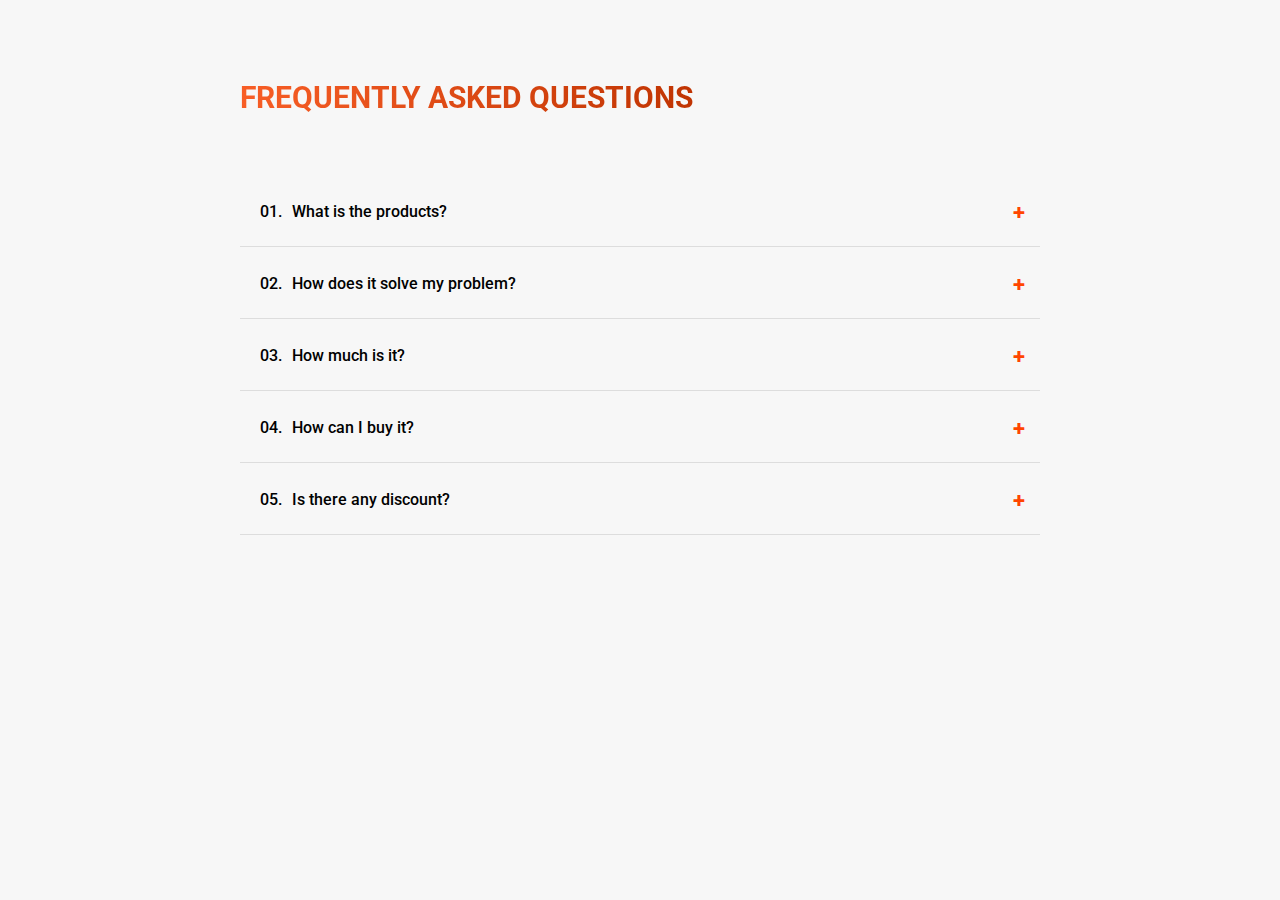
<file: 01. accordion-1/index.html>
<!DOCTYPE html>
<html lang="en">
  <head>
    <meta charset="UTF-8" />
    <meta http-equiv="X-UA-Compatible" content="IE=edge" />
    <link rel="stylesheet" href="style.css" />
    <meta name="viewport" content="width=device-width, initial-scale=1.0" />
    <title>Accordion</title>
  </head>
  <body>
    <section class="section-accordion">
      <h2 class="heading-secondary">Frequently asked questions</h2>
      <div class="accordion">
        <div class="accordion__item">
          <label class="accordion__label">
            <span>01.</span>What is the products?</label
          >
          <div class="accordion__content">
            <p>
              Lorem ipsum dolor sit amet consectetur adipisicing elit. Et
              voluptatem repellendus veritatis facilis nesciunt saepe. Debitis
              dicta corporis necessitatibus sapiente maxime dolor quasi id vel,
              reprehenderit placeat libero autem officia?
            </p>
          </div>
        </div>
        <div class="accordion__item">
          <label class="accordion__label">
            <span>02.</span>How does it solve my problem?</label
          >
          <div class="accordion__content">
            <p>
              Lorem ipsum dolor sit amet consectetur adipisicing elit. Et
              voluptatem repellendus veritatis facilis nesciunt saepe. Debitis
              dicta corporis necessitatibus sapiente maxime dolor quasi id vel,
              reprehenderit placeat libero autem officia?
            </p>
          </div>
        </div>
        <div class="accordion__item">
          <label class="accordion__label">
            <span>03.</span>How much is it?</label
          >
          <div class="accordion__content">
            <p>
              Lorem ipsum dolor sit amet consectetur adipisicing elit. Et
              voluptatem repellendus veritatis facilis nesciunt saepe. Debitis
              dicta corporis necessitatibus sapiente maxime dolor quasi id vel,
              reprehenderit placeat libero autem officia?
            </p>
          </div>
        </div>
        <div class="accordion__item">
          <label class="accordion__label">
            <span>04.</span>How can I buy it?</label
          >
          <div class="accordion__content">
            <p>
              Lorem ipsum dolor sit amet consectetur adipisicing elit. Et
              voluptatem repellendus veritatis facilis nesciunt saepe. Debitis
              dicta corporis necessitatibus sapiente maxime dolor quasi id vel,
              reprehenderit placeat libero autem officia?
            </p>
          </div>
        </div>
        <div class="accordion__item">
          <label class="accordion__label"
            ><span>05.</span>Is there any discount?</label
          >
          <div class="accordion__content">
            <p>
              Lorem ipsum dolor sit amet consectetur adipisicing elit. Et
              voluptatem repellendus veritatis facilis nesciunt saepe. Debitis
              dicta corporis necessitatibus sapiente maxime dolor quasi id vel,
              reprehenderit placeat libero autem officia?
            </p>
          </div>
        </div>
      </div>
    </section>

    <script>
      const accordionItem = [
        ...document.getElementsByClassName("accordion__item"),
      ];

      console.log(accordionItem);

      accordionItem.forEach((item) => {
        item.addEventListener("click", () => {
          item.classList.toggle("accordion__item--active");
        });
      });
    </script>
  </body>
</html>
</file>
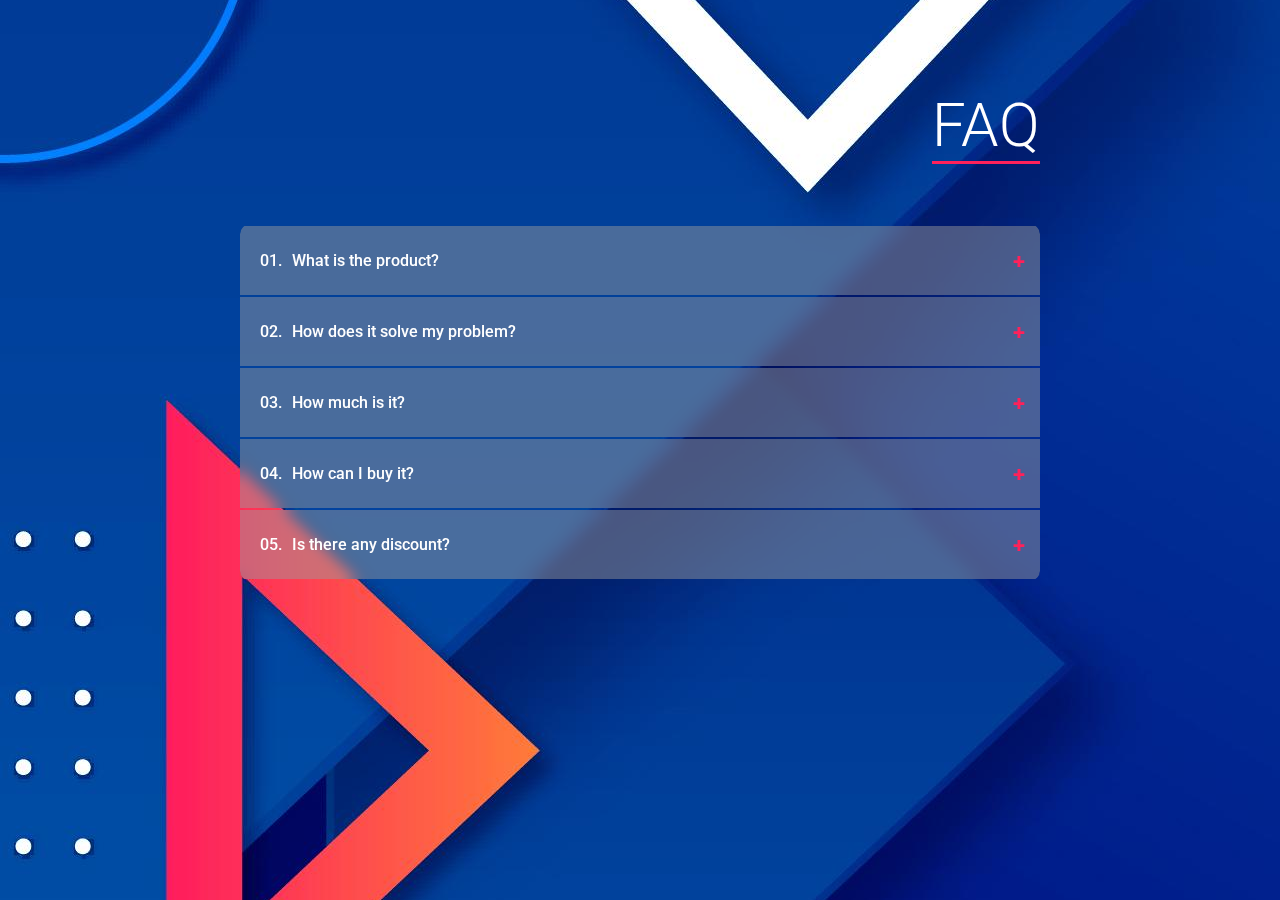
<file: 03. accordion-with-glassmorph/index.html>
<!DOCTYPE html>
<html lang="en">
  <head>
    <meta charset="UTF-8" />
    <meta http-equiv="X-UA-Compatible" content="IE=edge" />
    <meta name="viewport" content="width=device-width, initial-scale=1.0" />
    <title>Document</title>
    <link rel="stylesheet" href="style.css" />
  </head>
  <body>
    <section class="section-accordion">
      <h2 class="heading-secondary">FAQ</h2>
      <div class="accordion">
        <div class="accordion__item">
          <label class="accordion__label">
            <span>01.</span>What is the product?</label
          >
          <div class="accordion__content">
            <p>
              Lorem ipsum dolor sit amet consectetur adipisicing elit. Et
              voluptatem repellendus veritatis facilis nesciunt saepe. Debitis
              dicta corporis necessitatibus sapiente maxime dolor quasi id vel,
              reprehenderit placeat libero autem officia?
            </p>
          </div>
        </div>
        <div class="accordion__item">
          <label class="accordion__label">
            <span>02.</span>How does it solve my problem?</label
          >
          <div class="accordion__content">
            <p>
              Lorem ipsum dolor sit amet consectetur adipisicing elit. Et
              voluptatem repellendus veritatis facilis nesciunt saepe. Debitis
              dicta corporis necessitatibus sapiente maxime dolor quasi id vel,
              reprehenderit placeat libero autem officia?
            </p>
          </div>
        </div>
        <div class="accordion__item">
          <label class="accordion__label">
            <span>03.</span>How much is it?</label
          >
          <div class="accordion__content">
            <p>
              Lorem ipsum dolor sit amet consectetur adipisicing elit. Et
              voluptatem repellendus veritatis facilis nesciunt saepe. Debitis
              dicta corporis necessitatibus sapiente maxime dolor quasi id vel,
              reprehenderit placeat libero autem officia?
            </p>
          </div>
        </div>
        <div class="accordion__item">
          <label class="accordion__label">
            <span>04.</span>How can I buy it?</label
          >
          <div class="accordion__content">
            <p>
              Lorem ipsum dolor sit amet consectetur adipisicing elit. Et
              voluptatem repellendus veritatis facilis nesciunt saepe. Debitis
              dicta corporis necessitatibus sapiente maxime dolor quasi id vel,
              reprehenderit placeat libero autem officia?
            </p>
          </div>
        </div>
        <div class="accordion__item">
          <label class="accordion__label"
            ><span>05.</span>Is there any discount?</label
          >
          <div class="accordion__content">
            <p>
              Lorem ipsum dolor sit amet consectetur adipisicing elit. Et
              voluptatem repellendus veritatis facilis nesciunt saepe. Debitis
              dicta corporis necessitatibus sapiente maxime dolor quasi id vel,
              reprehenderit placeat libero autem officia?
            </p>
          </div>
        </div>
      </div>
    </section>

    <script>
      const accordionItem = [
        ...document.getElementsByClassName("accordion__item"),
      ];

      console.log(accordionItem);

      accordionItem.forEach((item) => {
        item.addEventListener("click", () => {
          item.classList.toggle("accordion__item--active");
        });
      });
    </script>
  </body>
</html>
</file>
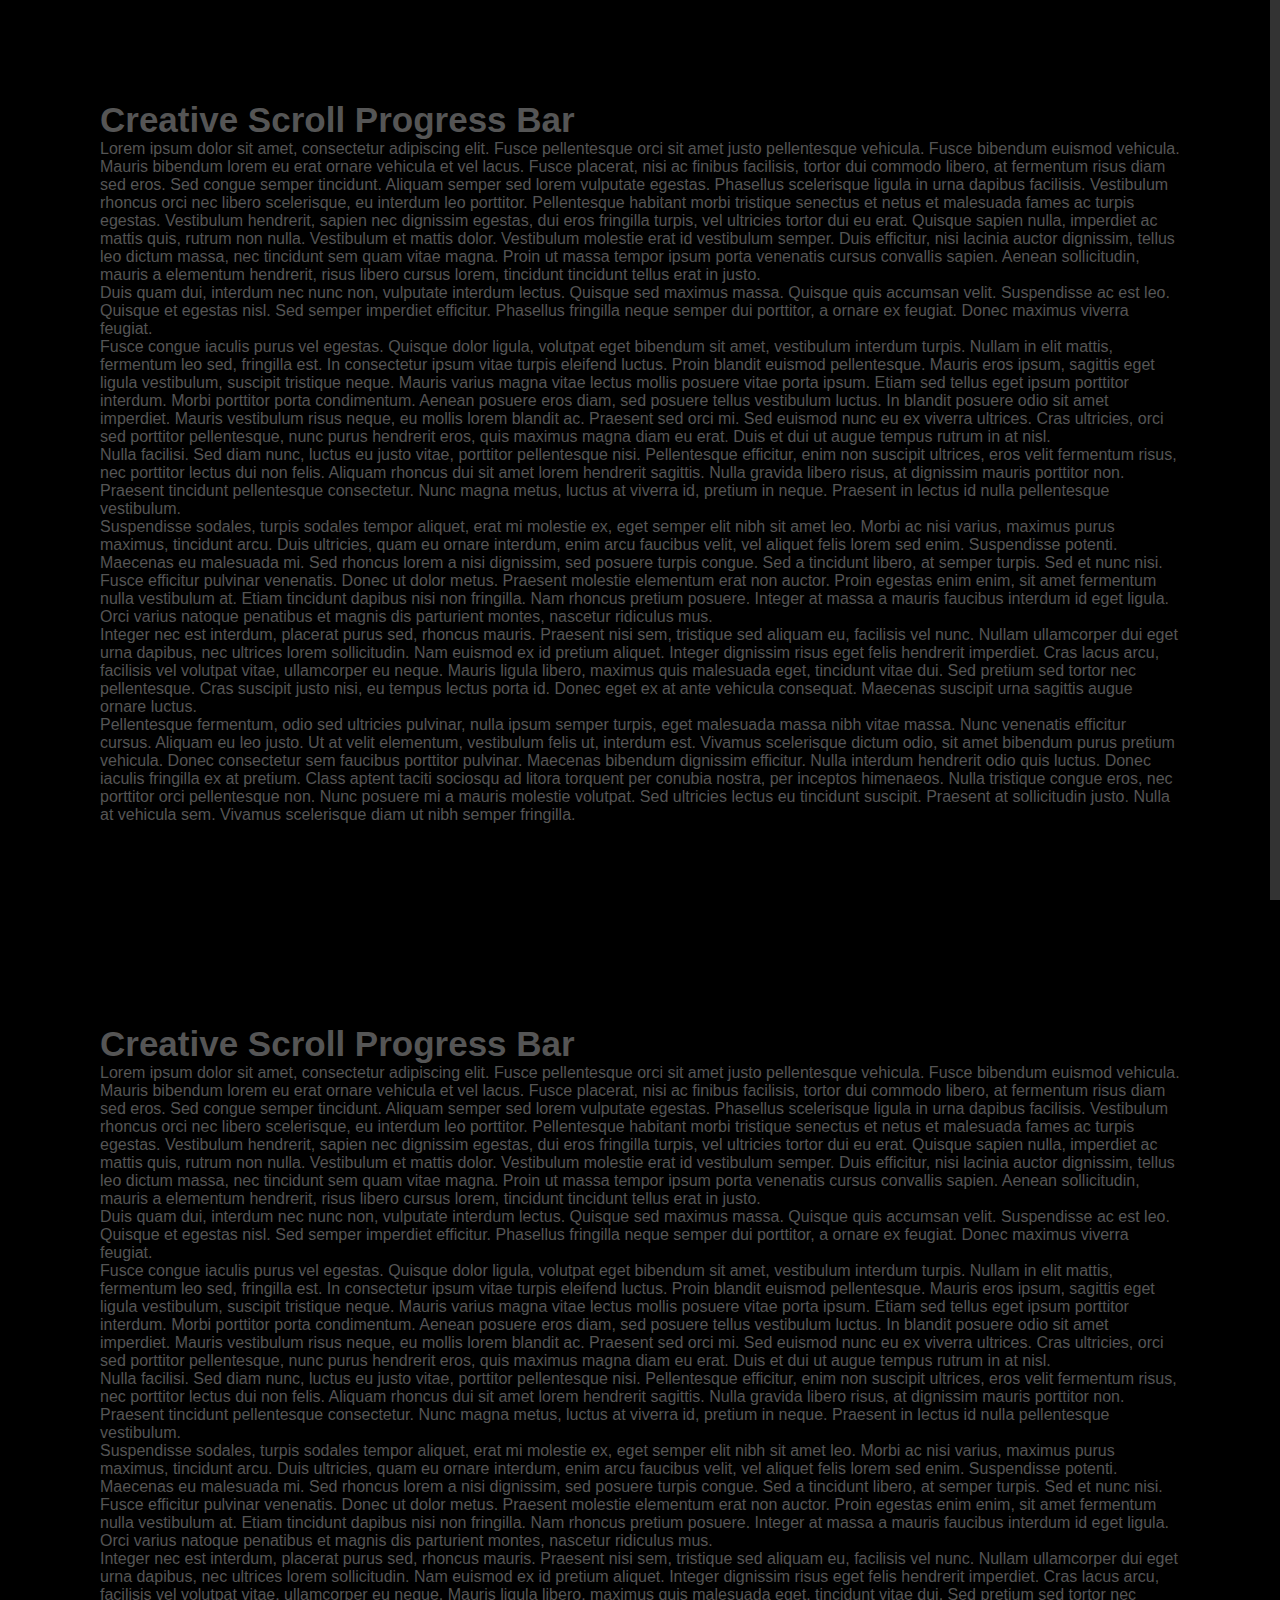
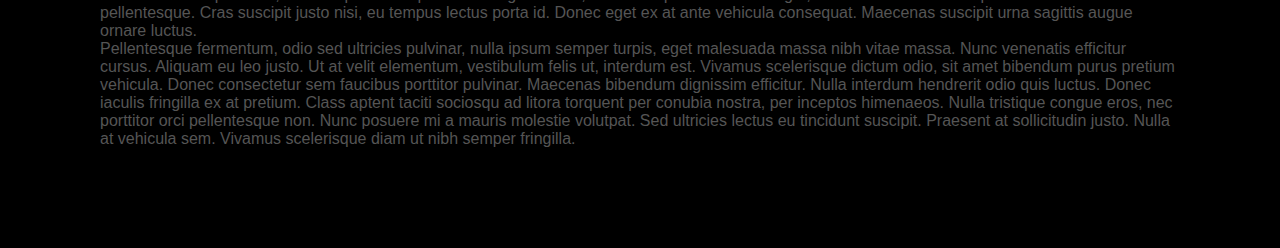
<file: 05. scroll-bar/index.html>
<!DOCTYPE html>
<html lang="en">
  <head>
    <meta charset="UTF-8" />
    <meta http-equiv="X-UA-Compatible" content="IE=edge" />
    <meta name="viewport" content="width=device-width, initial-scale=1.0" />
    <link rel="stylesheet" href="style.css" />
    <title>Document</title>
  </head>
  <body>
    <div class="" id="progressbar"></div>
    <div id="scrollpath"></div>
    <div id="percentage"></div>

    <section>
      <h2>Creative Scroll Progress Bar</h2>

      <p>
        Lorem ipsum dolor sit amet, consectetur adipiscing elit. Fusce
        pellentesque orci sit amet justo pellentesque vehicula. Fusce bibendum
        euismod vehicula. Mauris bibendum lorem eu erat ornare vehicula et vel
        lacus. Fusce placerat, nisi ac finibus facilisis, tortor dui commodo
        libero, at fermentum risus diam sed eros. Sed congue semper tincidunt.
        Aliquam semper sed lorem vulputate egestas. Phasellus scelerisque ligula
        in urna dapibus facilisis. Vestibulum rhoncus orci nec libero
        scelerisque, eu interdum leo porttitor. Pellentesque habitant morbi
        tristique senectus et netus et malesuada fames ac turpis egestas.
        Vestibulum hendrerit, sapien nec dignissim egestas, dui eros fringilla
        turpis, vel ultricies tortor dui eu erat. Quisque sapien nulla,
        imperdiet ac mattis quis, rutrum non nulla. Vestibulum et mattis dolor.
        Vestibulum molestie erat id vestibulum semper. Duis efficitur, nisi
        lacinia auctor dignissim, tellus leo dictum massa, nec tincidunt sem
        quam vitae magna. Proin ut massa tempor ipsum porta venenatis cursus
        convallis sapien. Aenean sollicitudin, mauris a elementum hendrerit,
        risus libero cursus lorem, tincidunt tincidunt tellus erat in justo.
      </p>

      <p>
        Duis quam dui, interdum nec nunc non, vulputate interdum lectus. Quisque
        sed maximus massa. Quisque quis accumsan velit. Suspendisse ac est leo.
        Quisque et egestas nisl. Sed semper imperdiet efficitur. Phasellus
        fringilla neque semper dui porttitor, a ornare ex feugiat. Donec maximus
        viverra feugiat.
      </p>

      <p>
        Fusce congue iaculis purus vel egestas. Quisque dolor ligula, volutpat
        eget bibendum sit amet, vestibulum interdum turpis. Nullam in elit
        mattis, fermentum leo sed, fringilla est. In consectetur ipsum vitae
        turpis eleifend luctus. Proin blandit euismod pellentesque. Mauris eros
        ipsum, sagittis eget ligula vestibulum, suscipit tristique neque. Mauris
        varius magna vitae lectus mollis posuere vitae porta ipsum. Etiam sed
        tellus eget ipsum porttitor interdum. Morbi porttitor porta condimentum.
        Aenean posuere eros diam, sed posuere tellus vestibulum luctus. In
        blandit posuere odio sit amet imperdiet. Mauris vestibulum risus neque,
        eu mollis lorem blandit ac. Praesent sed orci mi. Sed euismod nunc eu ex
        viverra ultrices. Cras ultricies, orci sed porttitor pellentesque, nunc
        purus hendrerit eros, quis maximus magna diam eu erat. Duis et dui ut
        augue tempus rutrum in at nisl.
      </p>

      <p>
        Nulla facilisi. Sed diam nunc, luctus eu justo vitae, porttitor
        pellentesque nisi. Pellentesque efficitur, enim non suscipit ultrices,
        eros velit fermentum risus, nec porttitor lectus dui non felis. Aliquam
        rhoncus dui sit amet lorem hendrerit sagittis. Nulla gravida libero
        risus, at dignissim mauris porttitor non. Praesent tincidunt
        pellentesque consectetur. Nunc magna metus, luctus at viverra id,
        pretium in neque. Praesent in lectus id nulla pellentesque vestibulum.
      </p>

      <p>
        Suspendisse sodales, turpis sodales tempor aliquet, erat mi molestie ex,
        eget semper elit nibh sit amet leo. Morbi ac nisi varius, maximus purus
        maximus, tincidunt arcu. Duis ultricies, quam eu ornare interdum, enim
        arcu faucibus velit, vel aliquet felis lorem sed enim. Suspendisse
        potenti. Maecenas eu malesuada mi. Sed rhoncus lorem a nisi dignissim,
        sed posuere turpis congue. Sed a tincidunt libero, at semper turpis. Sed
        et nunc nisi. Fusce efficitur pulvinar venenatis. Donec ut dolor metus.
        Praesent molestie elementum erat non auctor. Proin egestas enim enim,
        sit amet fermentum nulla vestibulum at. Etiam tincidunt dapibus nisi non
        fringilla. Nam rhoncus pretium posuere. Integer at massa a mauris
        faucibus interdum id eget ligula. Orci varius natoque penatibus et
        magnis dis parturient montes, nascetur ridiculus mus.
      </p>

      <p>
        Integer nec est interdum, placerat purus sed, rhoncus mauris. Praesent
        nisi sem, tristique sed aliquam eu, facilisis vel nunc. Nullam
        ullamcorper dui eget urna dapibus, nec ultrices lorem sollicitudin. Nam
        euismod ex id pretium aliquet. Integer dignissim risus eget felis
        hendrerit imperdiet. Cras lacus arcu, facilisis vel volutpat vitae,
        ullamcorper eu neque. Mauris ligula libero, maximus quis malesuada eget,
        tincidunt vitae dui. Sed pretium sed tortor nec pellentesque. Cras
        suscipit justo nisi, eu tempus lectus porta id. Donec eget ex at ante
        vehicula consequat. Maecenas suscipit urna sagittis augue ornare luctus.
      </p>

      <p>
        Pellentesque fermentum, odio sed ultricies pulvinar, nulla ipsum semper
        turpis, eget malesuada massa nibh vitae massa. Nunc venenatis efficitur
        cursus. Aliquam eu leo justo. Ut at velit elementum, vestibulum felis
        ut, interdum est. Vivamus scelerisque dictum odio, sit amet bibendum
        purus pretium vehicula. Donec consectetur sem faucibus porttitor
        pulvinar. Maecenas bibendum dignissim efficitur. Nulla interdum
        hendrerit odio quis luctus. Donec iaculis fringilla ex at pretium. Class
        aptent taciti sociosqu ad litora torquent per conubia nostra, per
        inceptos himenaeos. Nulla tristique congue eros, nec porttitor orci
        pellentesque non. Nunc posuere mi a mauris molestie volutpat. Sed
        ultricies lectus eu tincidunt suscipit. Praesent at sollicitudin justo.
        Nulla at vehicula sem. Vivamus scelerisque diam ut nibh semper
        fringilla.
      </p>
    </section>
    <section>
      <h2>Creative Scroll Progress Bar</h2>

      <p>
        Lorem ipsum dolor sit amet, consectetur adipiscing elit. Fusce
        pellentesque orci sit amet justo pellentesque vehicula. Fusce bibendum
        euismod vehicula. Mauris bibendum lorem eu erat ornare vehicula et vel
        lacus. Fusce placerat, nisi ac finibus facilisis, tortor dui commodo
        libero, at fermentum risus diam sed eros. Sed congue semper tincidunt.
        Aliquam semper sed lorem vulputate egestas. Phasellus scelerisque ligula
        in urna dapibus facilisis. Vestibulum rhoncus orci nec libero
        scelerisque, eu interdum leo porttitor. Pellentesque habitant morbi
        tristique senectus et netus et malesuada fames ac turpis egestas.
        Vestibulum hendrerit, sapien nec dignissim egestas, dui eros fringilla
        turpis, vel ultricies tortor dui eu erat. Quisque sapien nulla,
        imperdiet ac mattis quis, rutrum non nulla. Vestibulum et mattis dolor.
        Vestibulum molestie erat id vestibulum semper. Duis efficitur, nisi
        lacinia auctor dignissim, tellus leo dictum massa, nec tincidunt sem
        quam vitae magna. Proin ut massa tempor ipsum porta venenatis cursus
        convallis sapien. Aenean sollicitudin, mauris a elementum hendrerit,
        risus libero cursus lorem, tincidunt tincidunt tellus erat in justo.
      </p>

      <p>
        Duis quam dui, interdum nec nunc non, vulputate interdum lectus. Quisque
        sed maximus massa. Quisque quis accumsan velit. Suspendisse ac est leo.
        Quisque et egestas nisl. Sed semper imperdiet efficitur. Phasellus
        fringilla neque semper dui porttitor, a ornare ex feugiat. Donec maximus
        viverra feugiat.
      </p>

      <p>
        Fusce congue iaculis purus vel egestas. Quisque dolor ligula, volutpat
        eget bibendum sit amet, vestibulum interdum turpis. Nullam in elit
        mattis, fermentum leo sed, fringilla est. In consectetur ipsum vitae
        turpis eleifend luctus. Proin blandit euismod pellentesque. Mauris eros
        ipsum, sagittis eget ligula vestibulum, suscipit tristique neque. Mauris
        varius magna vitae lectus mollis posuere vitae porta ipsum. Etiam sed
        tellus eget ipsum porttitor interdum. Morbi porttitor porta condimentum.
        Aenean posuere eros diam, sed posuere tellus vestibulum luctus. In
        blandit posuere odio sit amet imperdiet. Mauris vestibulum risus neque,
        eu mollis lorem blandit ac. Praesent sed orci mi. Sed euismod nunc eu ex
        viverra ultrices. Cras ultricies, orci sed porttitor pellentesque, nunc
        purus hendrerit eros, quis maximus magna diam eu erat. Duis et dui ut
        augue tempus rutrum in at nisl.
      </p>

      <p>
        Nulla facilisi. Sed diam nunc, luctus eu justo vitae, porttitor
        pellentesque nisi. Pellentesque efficitur, enim non suscipit ultrices,
        eros velit fermentum risus, nec porttitor lectus dui non felis. Aliquam
        rhoncus dui sit amet lorem hendrerit sagittis. Nulla gravida libero
        risus, at dignissim mauris porttitor non. Praesent tincidunt
        pellentesque consectetur. Nunc magna metus, luctus at viverra id,
        pretium in neque. Praesent in lectus id nulla pellentesque vestibulum.
      </p>

      <p>
        Suspendisse sodales, turpis sodales tempor aliquet, erat mi molestie ex,
        eget semper elit nibh sit amet leo. Morbi ac nisi varius, maximus purus
        maximus, tincidunt arcu. Duis ultricies, quam eu ornare interdum, enim
        arcu faucibus velit, vel aliquet felis lorem sed enim. Suspendisse
        potenti. Maecenas eu malesuada mi. Sed rhoncus lorem a nisi dignissim,
        sed posuere turpis congue. Sed a tincidunt libero, at semper turpis. Sed
        et nunc nisi. Fusce efficitur pulvinar venenatis. Donec ut dolor metus.
        Praesent molestie elementum erat non auctor. Proin egestas enim enim,
        sit amet fermentum nulla vestibulum at. Etiam tincidunt dapibus nisi non
        fringilla. Nam rhoncus pretium posuere. Integer at massa a mauris
        faucibus interdum id eget ligula. Orci varius natoque penatibus et
        magnis dis parturient montes, nascetur ridiculus mus.
      </p>

      <p>
        Integer nec est interdum, placerat purus sed, rhoncus mauris. Praesent
        nisi sem, tristique sed aliquam eu, facilisis vel nunc. Nullam
        ullamcorper dui eget urna dapibus, nec ultrices lorem sollicitudin. Nam
        euismod ex id pretium aliquet. Integer dignissim risus eget felis
        hendrerit imperdiet. Cras lacus arcu, facilisis vel volutpat vitae,
        ullamcorper eu neque. Mauris ligula libero, maximus quis malesuada eget,
        tincidunt vitae dui. Sed pretium sed tortor nec pellentesque. Cras
        suscipit justo nisi, eu tempus lectus porta id. Donec eget ex at ante
        vehicula consequat. Maecenas suscipit urna sagittis augue ornare luctus.
      </p>

      <p>
        Pellentesque fermentum, odio sed ultricies pulvinar, nulla ipsum semper
        turpis, eget malesuada massa nibh vitae massa. Nunc venenatis efficitur
        cursus. Aliquam eu leo justo. Ut at velit elementum, vestibulum felis
        ut, interdum est. Vivamus scelerisque dictum odio, sit amet bibendum
        purus pretium vehicula. Donec consectetur sem faucibus porttitor
        pulvinar. Maecenas bibendum dignissim efficitur. Nulla interdum
        hendrerit odio quis luctus. Donec iaculis fringilla ex at pretium. Class
        aptent taciti sociosqu ad litora torquent per conubia nostra, per
        inceptos himenaeos. Nulla tristique congue eros, nec porttitor orci
        pellentesque non. Nunc posuere mi a mauris molestie volutpat. Sed
        ultricies lectus eu tincidunt suscipit. Praesent at sollicitudin justo.
        Nulla at vehicula sem. Vivamus scelerisque diam ut nibh semper
        fringilla.
      </p>
    </section>

    <script>
      const progressbar = document.getElementById("progressbar");
      const percent = document.getElementById("percent");

      const totalHeight = document.body.scrollHeight - window.innerHeight;
      window.onscroll = () => {
        const progress = (window.pageYOffset / totalHeight) * 100;
        progressbar.style.height = progress + "%";
      };
    </script>
  </body>
</html>
</file>
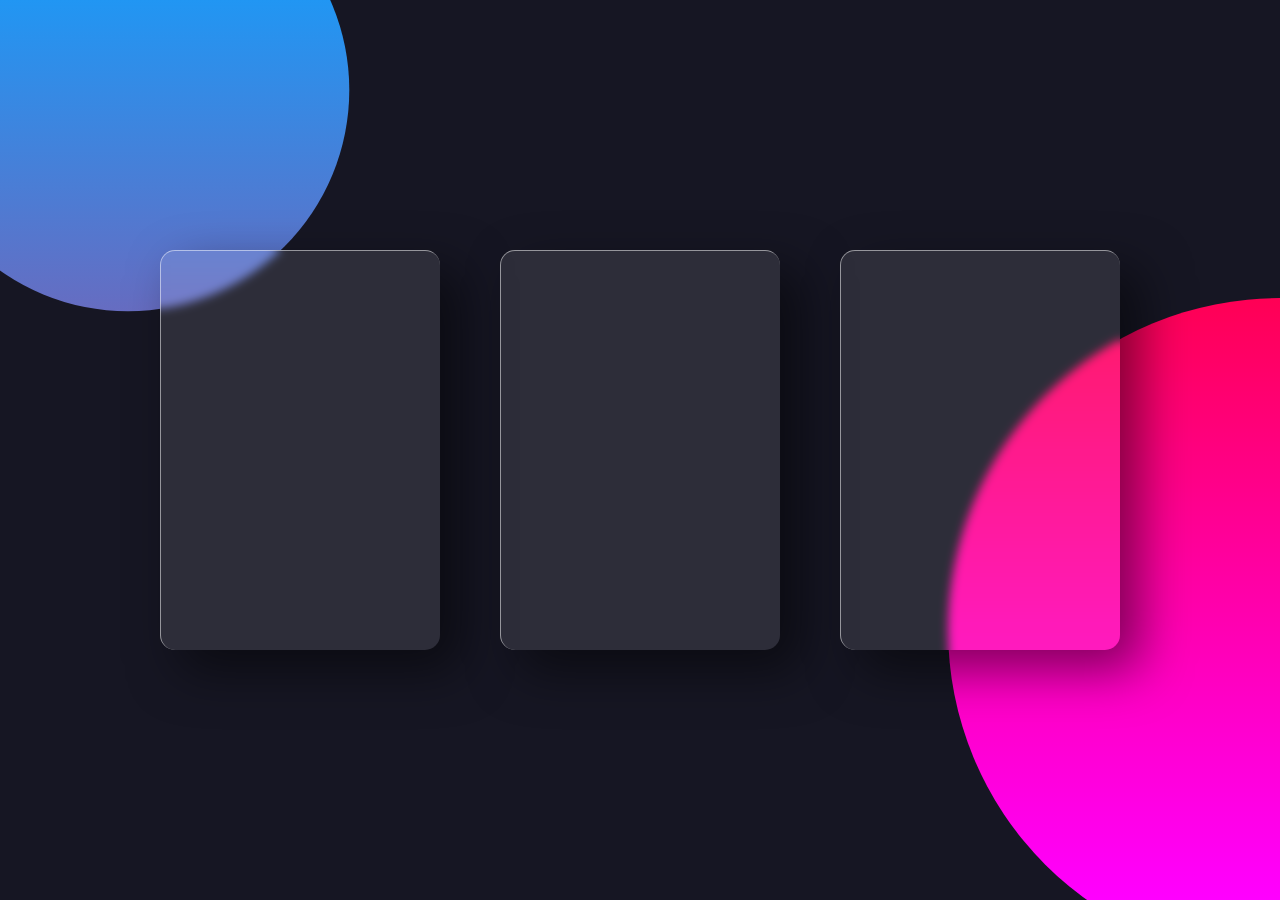
<file: 06. glass-card-hover/index.html>
<!DOCTYPE html>
<html lang="en">
<head>
    <meta charset="UTF-8">
    <meta http-equiv="X-UA-Compatible" content="IE=edge">
    <meta name="viewport" content="width=device-width, initial-scale=1.0">
    <title>Document</title>
    <link rel="stylesheet" href="style.css">
</head>
<body>
    <div class="container">
        <div class="card">
            <div class="content">
                <h2>01</h2>
                <h3>Card One</h3>
                <p>Lorem ipsum dolor sit, amet consectetur adipisicing elit. Aut totam enim a, voluptatem expedita.</p>
                <a href="#">Read more</a>
            </div>
        </div>
        <div class="card">
            <div class="content">
                <h2>02</h2>
                <h3>Card Two</h3>
                <p>Lorem ipsum dolor sit, amet consectetur adipisicing elit. Aut totam enim a, voluptatem expedita.</p>
                <a href="#">Read more</a>
            </div>
        </div>
        <div class="card">
            <div class="content">
                <h2>03</h2>
                <h3>Card Three</h3>
                <p>Lorem ipsum dolor sit, amet consectetur adipisicing elit. Aut totam enim a, voluptatem expedita.</p>
                <a href="#">Read more</a>
            </div>
        </div>
    </div>

    <script type="text/javascript" src="vanilla-tilt.js"></script>
    <script>
        VanillaTilt.init(document.querySelectorAll(".card"), {
		max: 25,
		speed: 400,
        glare: true,
        "max-glare": 1,
	});
    </script>
</body>
</html>
</file>
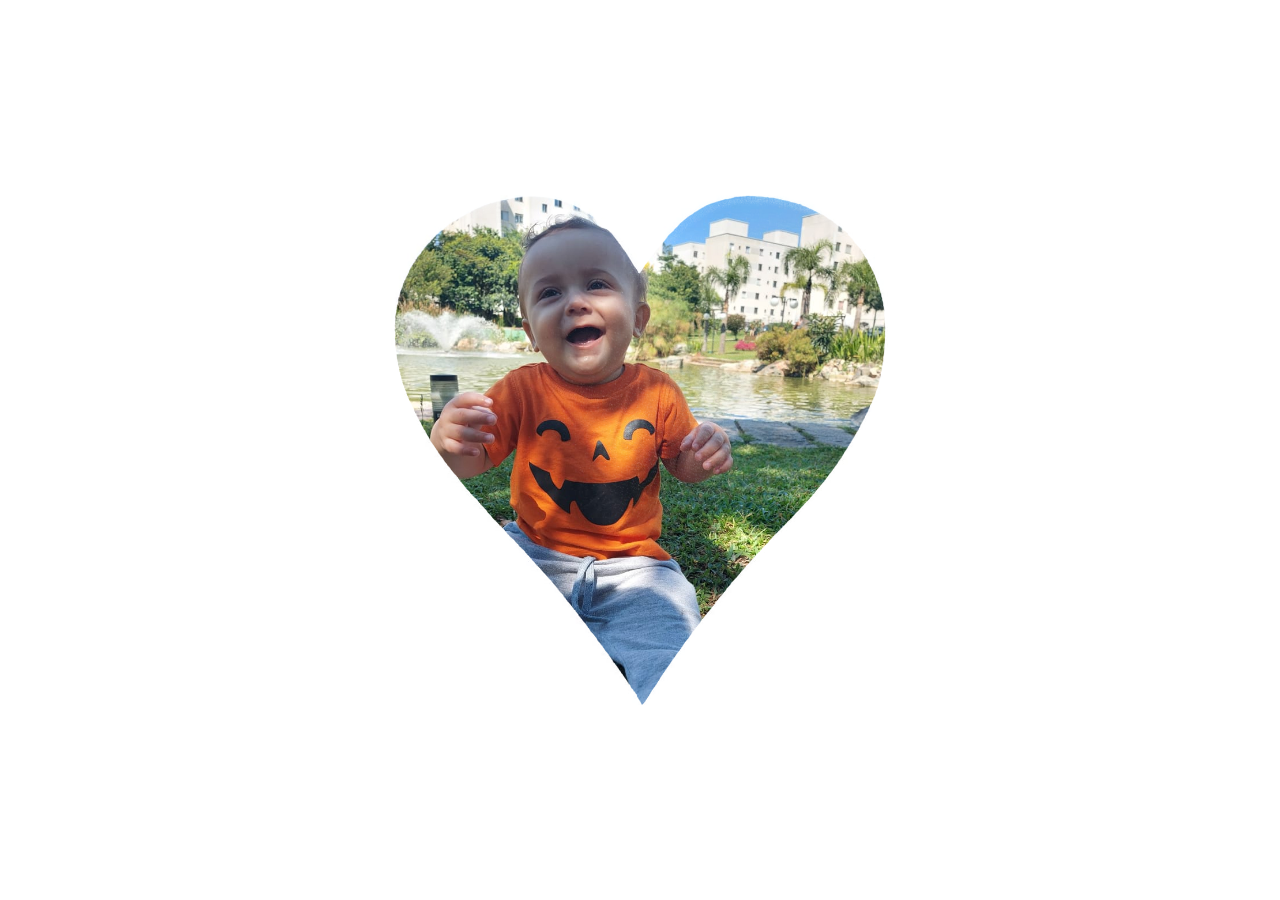
<file: 07. image-silhouette/index.html>
<!DOCTYPE html>
<html lang="en">
<head>
    <meta charset="UTF-8">
    <meta http-equiv="X-UA-Compatible" content="IE=edge">
    <meta name="viewport" content="width=device-width, initial-scale=1.0">
    <title>Document</title>
    <link rel="stylesheet" href="style.css">
</head>
<body>
    <div class="container">
        <div class="box">
            <img src="love.jpeg" alt="" class="">
            <img src="heart.jpg" alt="">
        </div>
    </div>
</body>
</html>
</file>
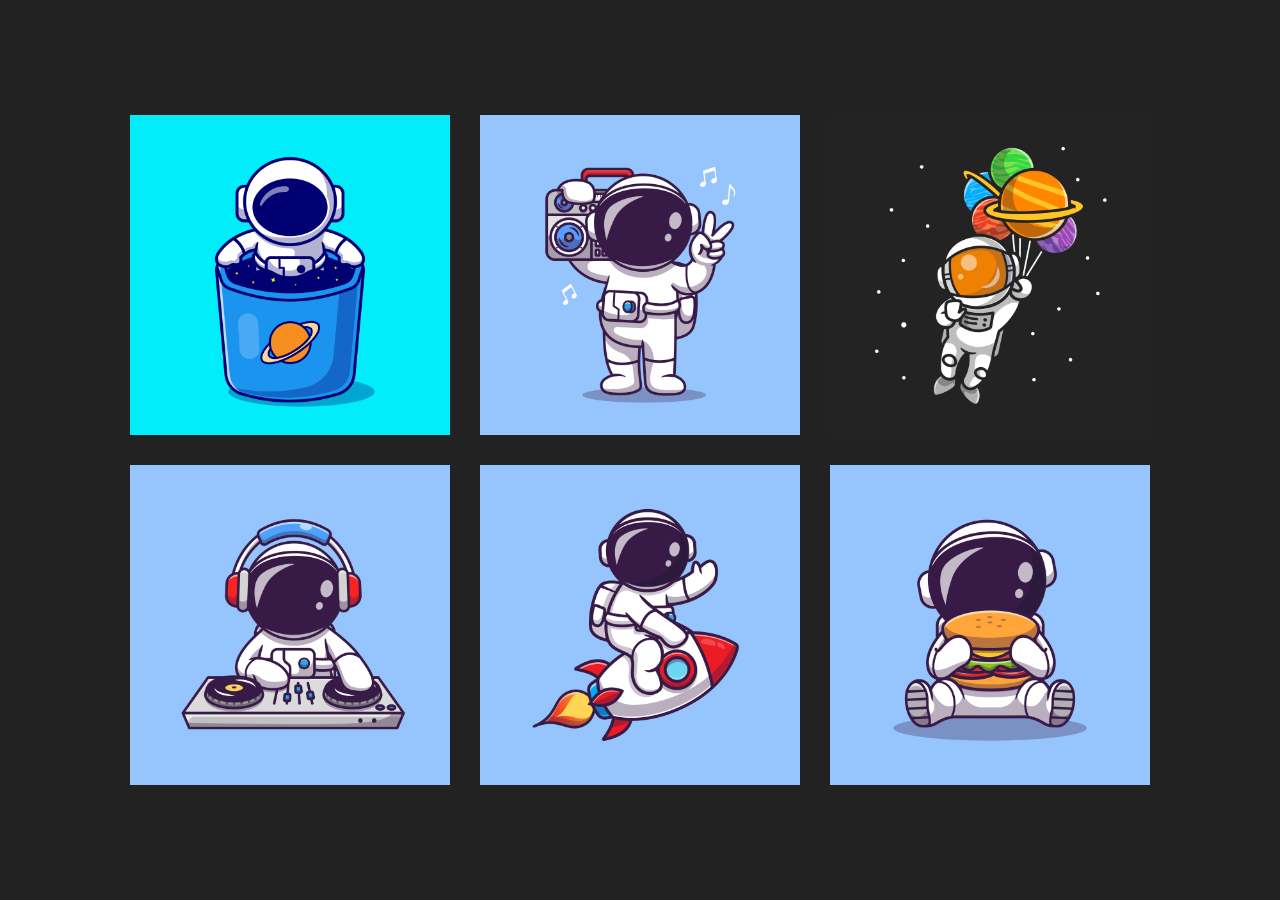
<file: 08. Image-hover-overlay/index.html>
<!DOCTYPE html>
<html lang="en">
<head>
    <meta charset="UTF-8">
    <meta http-equiv="X-UA-Compatible" content="IE=edge">
    <meta name="viewport" content="width=device-width, initial-scale=1.0">
    <title>Document</title>
    <link rel="stylesheet" href="style.css">
</head>
<body>
    <div class="container">
        <div class="card">
            <div class="imgBx">
                <img src="imgs/astro1.jpg" alt="">
            </div>
            <div class="contentBx">
                <div class="content">
                    <h3>Post One</h3>
                    <p>Lorem ipsum dolor, sit amet consectetur adipisicing elit. Dolo officia rem! Nostrum est velit dicta eum neque maiores.</p>
                </div>
            </div>
        </div>
        <div class="card">
            <div class="imgBx">
                <img src="imgs/astro2.jpg" alt="">
            </div>
            <div class="contentBx">
                <div class="content">
                    <h3>Post Two</h3>
                    <p>Lorem ipsum dolor, sit amet consectetur adipisicing elit. Dolo officia rem! Nostrum est velit dicta eum neque maiores.</p>
                </div>
            </div>
        </div>
        <div class="card">
            <div class="imgBx">
                <img src="imgs/astro3.jpg" alt="">
            </div>
            <div class="contentBx">
                <div class="content">
                    <h3>Post Three</h3>
                    <p>Lorem ipsum dolor, sit amet consectetur adipisicing elit. Dolo officia rem! Nostrum est velit dicta eum neque maiores.</p>
                </div>
            </div>
        </div>
        <div class="card">
            <div class="imgBx">
                <img src="imgs/astro4.jpg" alt="">
            </div>
            <div class="contentBx">
                <div class="content">
                    <h3>Post Four</h3>
                    <p>Lorem ipsum dolor, sit amet consectetur adipisicing elit. Dolo officia rem! Nostrum est velit dicta eum neque maiores.</p>
                </div>
            </div>
        </div>
        <div class="card">
            <div class="imgBx">
                <img src="imgs/astro5.jpg" alt="">
            </div>
            <div class="contentBx">
                <div class="content">
                    <h3>Post Five</h3>
                    <p>Lorem ipsum dolor, sit amet consectetur adipisicing elit. Dolo officia rem! Nostrum est velit dicta eum neque maiores.</p>
                </div>
            </div>
        </div>
        <div class="card">
            <div class="imgBx">
                <img src="imgs/astro6.jpg" alt="">
            </div>
            <div class="contentBx">
                <div class="content">
                    <h3>Post Six</h3>
                    <p>Lorem ipsum dolor, sit amet consectetur adipisicing elit. Dolo officia rem! Nostrum est velit dicta eum neque maiores.</p>
                </div>
            </div>
        </div>
    </div>
</body>
</html>
</file>
<file: 01. accordion-1/style.css>
@import url("https://fonts.googleapis.com/css2?family=Roboto:wght@300;400;500;700&display=swap");

* {
  margin: 0;
  padding: 0;
  box-sizing: border-box;
}

html {
  font-family: "Roboto", sans-serif;
  font-size: 62.5%;
}

body {
  background-color: #f7f7f7;
  font-size: 1.6rem;
}

.section-accordion {
  padding: 8rem 0;

  min-height: 100vh;
  max-width: 80rem;
  margin: 0 auto;
}

.heading-secondary {
  background-image: linear-gradient(
    to right,
    rgb(248, 94, 38),
    rgb(192, 52, 2)
  );
  display: inline-block;
  -webkit-background-clip: text;
  background-clip: text;
  color: transparent;
  text-transform: uppercase;
  font-size: 3rem;
  margin-bottom: 6rem;
}

.accordion {
  max-width: 80rem;
  margin: 0 auto;
}

.accordion__item {
  position: relative;
  margin: 2px 0;
  border-bottom: 1px solid #ddd;
}

.accordion__label {
  display: block;
  padding: 2.5rem 3.5rem 2.5rem 2rem;
  cursor: pointer;
  position: relative;

  font-weight: 500;
}

.accordion__label span {
  margin-right: 1rem;
}

.accordion__label::after {
  content: "+";
  position: absolute;
  top: 50%;
  right: 15px;
  transform: translateY(-50%);
  font-size: 22px;
  color: orangered;
  font-weight: 700;
}

.accordion__content {
  position: relative;
  overflow: hidden;
  height: 0;

  padding: 0 2rem 0 2rem;
  margin-left: 12rem;

  transform: translateX(10rem);

  transition: all 0.3s;
  overflow: hidden;
  opacity: 0;
  color: #666;

  font-size: 1.5rem;
}

.accordion__content p {
  border-left: 3px solid orangered;
  padding-left: 2rem;
}

.accordion__item--active .accordion__content {
  height: 14rem;
  padding: 2rem;
  margin-left: 12rem;
  opacity: 1;
  transform: translateX(0);
}

.accordion__item--active .accordion__label::after {
  content: "-";
}

@media (max-width: 850px) {
  html {
    font-size: 55%;
  }
  .section-accordion {
    padding: 8rem 1rem;
    width: 100vw;
  }

  .heading-secondary {
    font-size: 2.5rem;
  }

  .accordion__item--active .accordion__content {
    margin-left: 0rem;
  }
}

@media (max-width: 350px) {
  .accordion__item--active .accordion__content {
    height: 19rem;
  }
}
</file>
<file: 03. accordion-with-glassmorph/style.css>
@import url("https://fonts.googleapis.com/css2?family=Roboto:wght@300;400;500;700&display=swap");

* {
  margin: 0;
  padding: 0;
  box-sizing: border-box;
}

html {
  font-family: "Roboto", sans-serif;
  font-size: 62.5%;
}

body {
  background-image: url(img/bg.jpg);
  font-size: 1.6rem;
  background-position: left;
}

.section-accordion {
  padding: 9rem 0;

  min-height: 100vh;
  max-width: 80rem;
  margin: 0 auto;
}

.heading-secondary {
  color: rgb(255, 255, 255);
  text-transform: uppercase;
  font-size: 6rem;
  font-weight: 300;
  margin-bottom: 6rem;
  text-align: right;
  border-bottom: 3px solid #ff215a;

  float: right;
}

.accordion {
  max-width: 80rem;
  margin: 0 auto;
  border-radius: 10px;
  overflow: hidden;
  clear: both;
  color: #fff;
}

.accordion__item {
  position: relative;
  margin: 2px 0;
}

.accordion__label {
  display: block;
  padding: 2.5rem 3.5rem 2.5rem 2rem;
  cursor: pointer;
  position: relative;
  background-color: #9c9c9c77;
  backdrop-filter: blur(7px);
  font-weight: 500;
}

.accordion__label span {
  margin-right: 1rem;
}

.accordion__label::after {
  content: "+";
  position: absolute;
  top: 50%;
  right: 15px;
  transform: translateY(-50%);
  font-size: 22px;
  color: #ff215a;
  font-weight: 700;
}

.accordion__content {
  position: relative;
  padding: 0 2rem 0 2rem;

  overflow: hidden;
  height: 0;
  transition: all 0.3s;
  overflow: hidden;
  opacity: 0;

  font-size: 1.5rem;
  background-color: #f7f7f780;
  background-color: #9c9c9c4b;
  backdrop-filter: blur(7px);
}

.accordion__content p {
  border-left: 3px solid #ff215a;
  padding-left: 2rem;
}

.accordion__item--active .accordion__content {
  height: 14rem;
  padding: 2rem;

  opacity: 1;
}

.accordion__item--active .accordion__label::after {
  content: "-";
}

@media (max-width: 850px) {
  html {
    font-size: 55%;
  }
  .section-accordion {
    padding: 8rem 1rem;
    width: 100vw;
  }

  .heading-secondary {
    font-size: 2.5rem;
  }

  .accordion__item--active .accordion__content {
    margin-left: 0rem;
  }
}

@media (max-width: 350px) {
  .accordion__item--active .accordion__content {
    height: 19rem;
  }
}
</file>
<file: 05. scroll-bar/style.css>
* {
  margin: 0;
  padding: 0;
  font-family: Arial, Helvetica, sans-serif;
}

html {
  font-size: 62.5%;
}

body {
  background-color: #000;
  font-size: 1.6rem;
}

section {
  padding: 10rem;
  color: #555;
}

section h2 {
  font-size: 3.5rem;
}

#scrollpath {
  position: fixed;
  top: 0;
  right: 0;
  width: 1rem;
  height: 100vh;
  background-color: rgba(255, 255, 255, 0.2);
}

#progressbar {
  position: fixed;
  top: 0;
  right: 0;
  width: 1rem;

  background-image: linear-gradient(#00ffe7, #008aff);
  animation: animate 5s linear infinite;
}

#progressbar::before,
#progressbar::after {
  content: "";
  position: absolute;
  top: 0;
  left: 0;
  width: 100%;
  height: 100%;
  background-image: linear-gradient(#00ffe7, #008aff);
  filter: blur(10px);
}

#progressbar::after {
  filter: blur(30px);
}

@keyframes animate {
  0%,
  100% {
    filter: hue-rotate(0deg);
  }

  50% {
    filter: hue-rotate(360deg);
  }
}

::-webkit-scrollbar {
  width: 0;
}
</file>
<file: 06. glass-card-hover/style.css>
@import url('https://fonts.googleapis.com/css2?family=Poppins:wght@300;400;500;600;700&display=swap');

html{
    font-family: "Poppins", sans-serif;
}

*{
    margin: 0;
    padding: 0;
    box-sizing: border-box;
}

body{
    display: flex;
    justify-content: center;
    align-items: center;
    min-height: 100vh;
    background-color: #161623;
}

body::before{
    content: "";
    position: absolute;
    top: 0;
    left: 0;
    width: 100%;
    height: 100%;
    background: linear-gradient(#f00, #f0f);
    clip-path: circle(30% at right 70%);
}

body::after{
    content: "";
    position: absolute;
    top: 0;
    left: 0;
    width: 100%;
    height: 100%;
    background: linear-gradient(#2196f3, #e91e63);
    clip-path: circle(20% at 10% 10%);
}

.container{
    position: relative;
    display: flex;
    justify-content: center;
    align-items: center;
    max-width: 1200px;
    flex-wrap: wrap;
    z-index: 1;
}

.container .card{
    position: relative;
    width: 280px;
    height: 400px;
    margin: 30px;
    box-shadow: 20px 20px 50px rgba(0, 0, 0, 0.5);
    border-radius: 15px;
    background: rgba(255, 255, 255, 0.1);
    overflow: hidden;
    display: flex;
    justify-content: center;
    align-items: center;
    border-top: 1px solid rgba(255, 255, 255, 0.5);
    border-left: 1px solid rgba(255, 255, 255, 0.5);
    backdrop-filter: blur(5px);
}

.container .card .content{
    padding: 20px;
    text-align: center;
    transition: 0.5s;
    transform: translateY(100px);
    opacity: 0;
}

.container .card:hover .content{
    transform: translateY(0);
    opacity: 1;
}

.container .card .content h2{
   position: absolute;
   top: -80px;
   right: 25px;
   font-size: 8rem;
   color: rgba(255, 255, 255, 0.05);
   pointer-events: none;
}

.container .card .content h3{
    font-size: 1.8rem;
    color: #fff;
    z-index: 1;
}


.container .card .content p{
    font-size: 1rem;
    color: #fff;
    font-weight: 300;
}

.container .card .content a{
    position: relative;
    display: inline-block;
    padding: 8px 20px;
    margin-top: 15px;
    background-color: #fff;
    text-decoration: none;
    color: #000;
    border-radius: 20px;
    box-shadow: 0 5px 15px rgba(0, 0, 0, 0);
    font-weight: 500;

}
</file>
<file: 07. image-silhouette/style.css>
*{
    margin: 0;
    padding: 0;
    box-sizing: border-box;
}

body{
    display: flex;
    justify-content: center;
    align-items: center;
    min-height: 100vh;
}

.container{
    display: flex;
    justify-content: center;
    align-items: center;
    flex-wrap: wrap;
}

.container .box{
    position: relative;
    width: 500px;
    height: 510px;
    margin: 40px;
}

.container .box img{
    position: absolute;
    top: 0;
    left: 0;
    width: 100%;
    height: 100%;
    object-fit: cover;
    mix-blend-mode: screen;
}
</file>
<file: 08. Image-hover-overlay/style.css>
*{
    margin: 0;
    padding: 0;
    box-sizing: border-box;
}

@import url('https://fonts.googleapis.com/css2?family=Poppins:wght@300;400;500;600;700&display=swap');

html{
    font-family: "Poppins", sans-serif;
}

body{
    display: flex;
    justify-content: center;
    align-items: center;
    min-height: 100vh;
    background-color: #222;
}

.container{
    position: relative;
    display: flex;
    justify-content: center;
    align-items: center;
    flex-wrap: wrap;
    max-width: 1100px;
}

.container .card{
    position: relative;
    width: 320px;
    height: 320px;
    margin: 15px;
}

.container .card .imgBx, .container .card .contentBx{
    position: absolute;
    top: 0;
    left: 0;
    width: 100%;
    height: 100%;
    object-fit: cover;
}


img{
    max-width: 100%
}

.container .card .contentBx::before{
    content: "";
    position: absolute;
    top: 0;
    left: 0;
    width: 100%;
    height: 100%;
    background-color: #fff;
    transform: scaleX(0);
    transition: transform 0.5s ease-in-out;
    transform-origin: right;
    transition-delay: .5s;
}

.container .card:hover .contentBx::before{
    transform: scaleX(1);
    transition: transform 0.5s ease-in-out;
    transform-origin: left;
}

.container .card .contentBx{
    display: flex;
    justify-content: center;
    align-items: center;
    overflow: hidden;
}

.container .card .contentBx .content{
    position: relative;
    padding: 30px;
    z-index: 1;
    transition: 0.5s;
    transform: translateX(-100px);
    visibility: hidden;
    opacity: 0;
}

.container .card:hover .contentBx .content{
    transition: 0.5s .5s;
    transform: translateX(0);
    opacity: 1;
    visibility: visible;
}

.container .card .contentBx .content h3{
    font-size: 1.3rem;
    text-transform: uppercase;
    letter-spacing: 1px;
}

.container .card .contentBx .content p{
    line-height: 1.4em;
    font-weight: 300;
    font-size: 1em;
}
</file>
